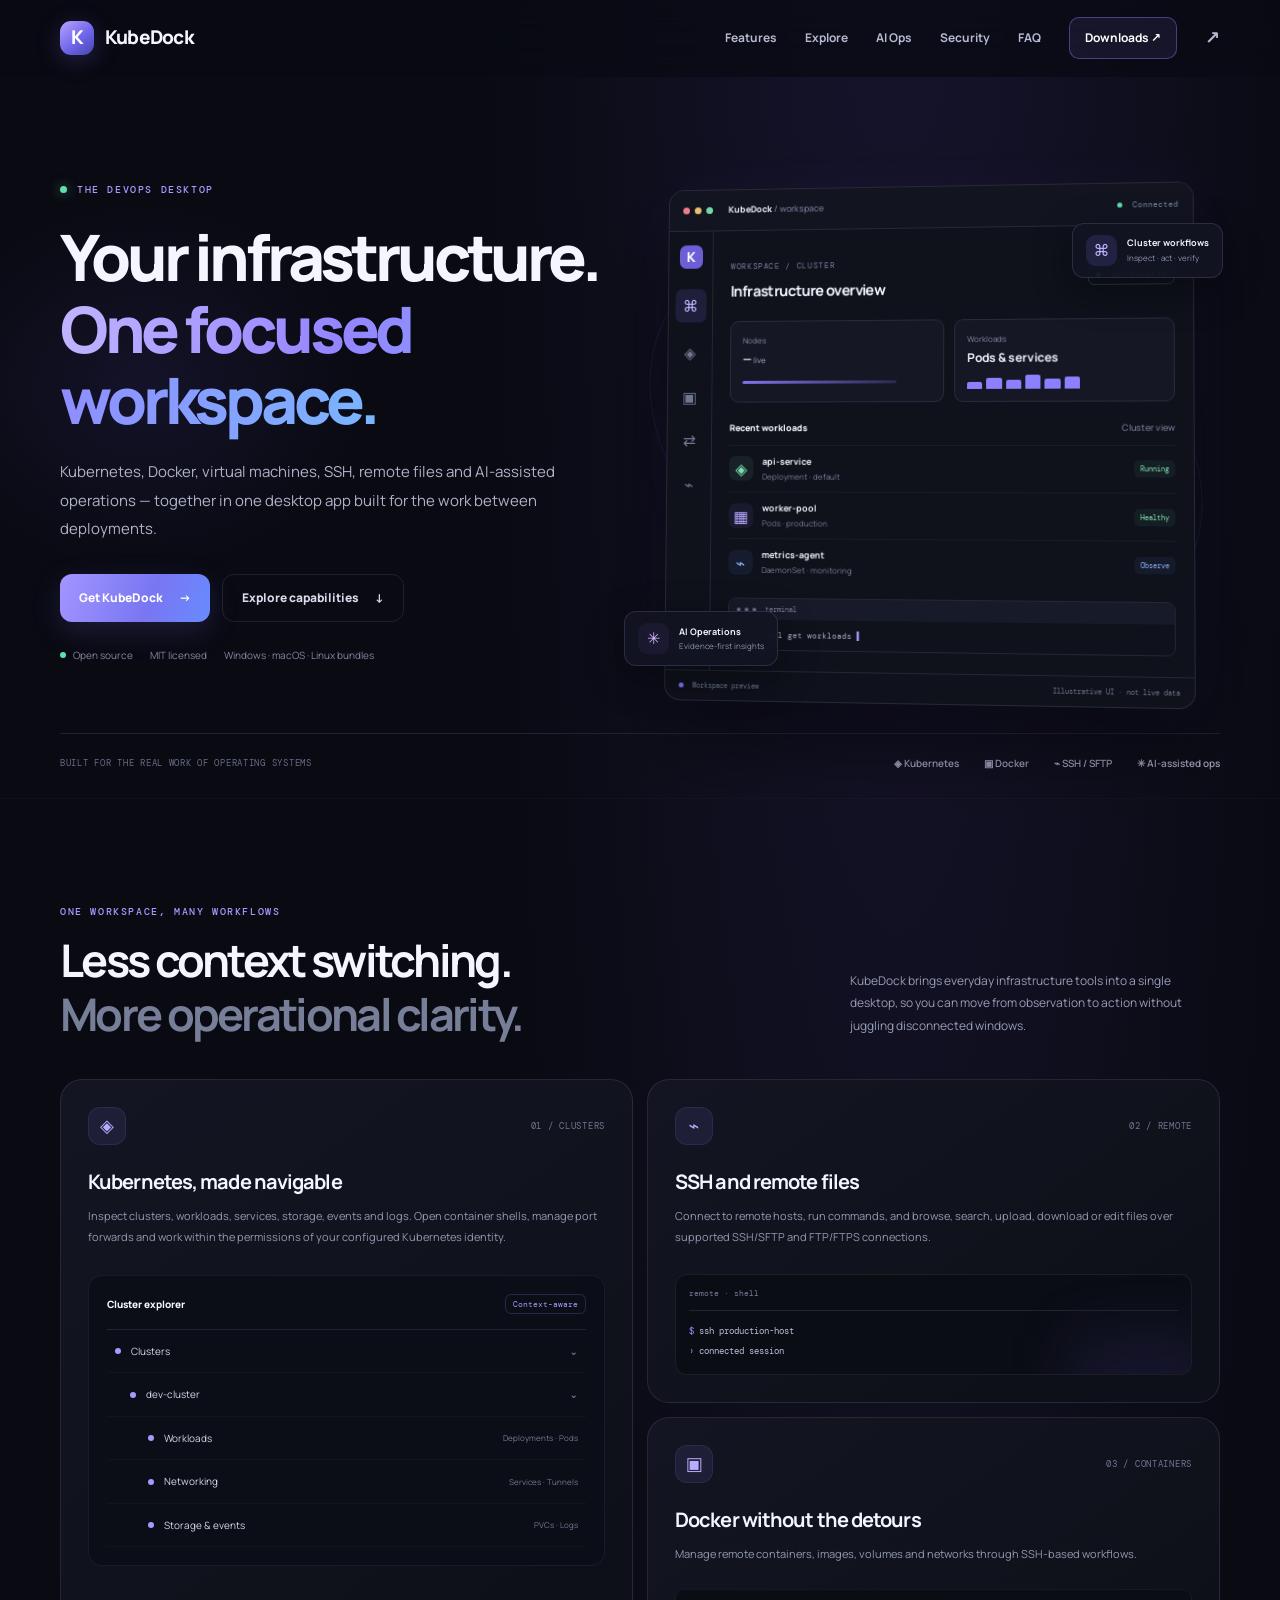
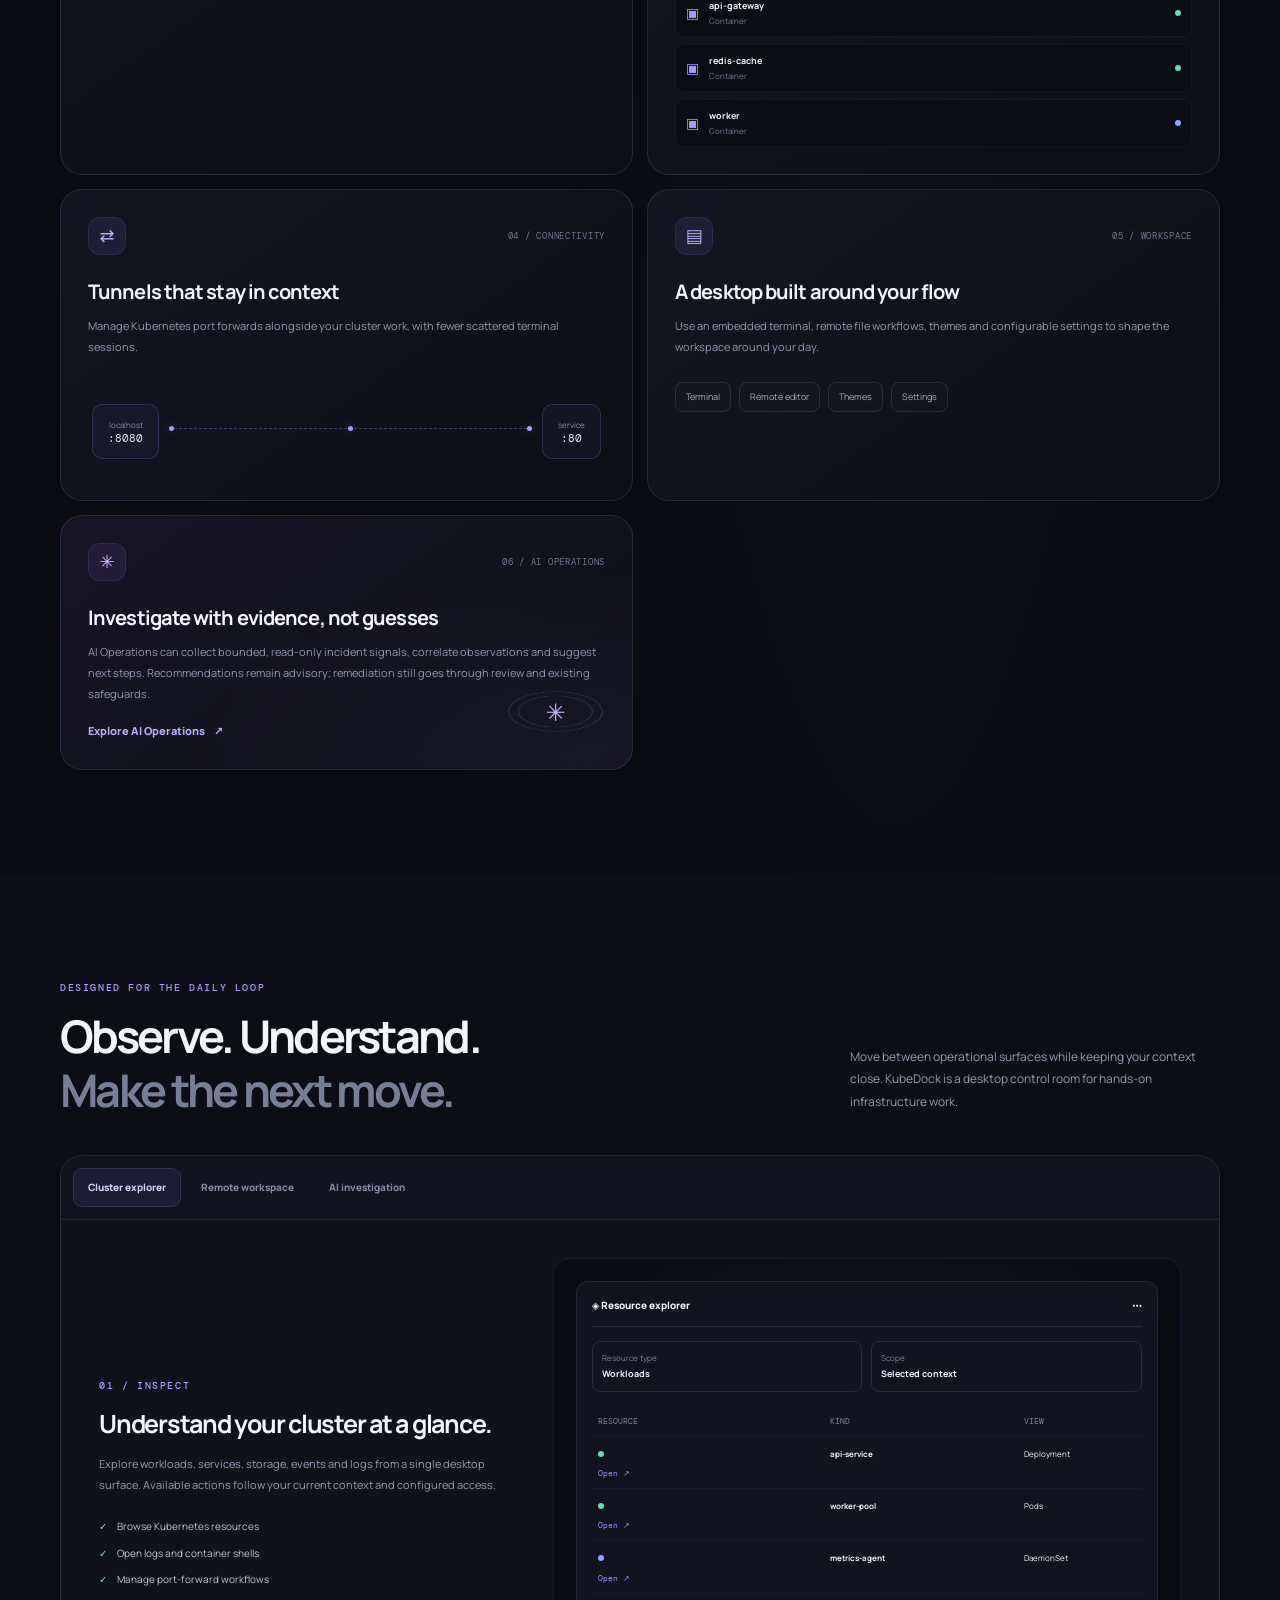
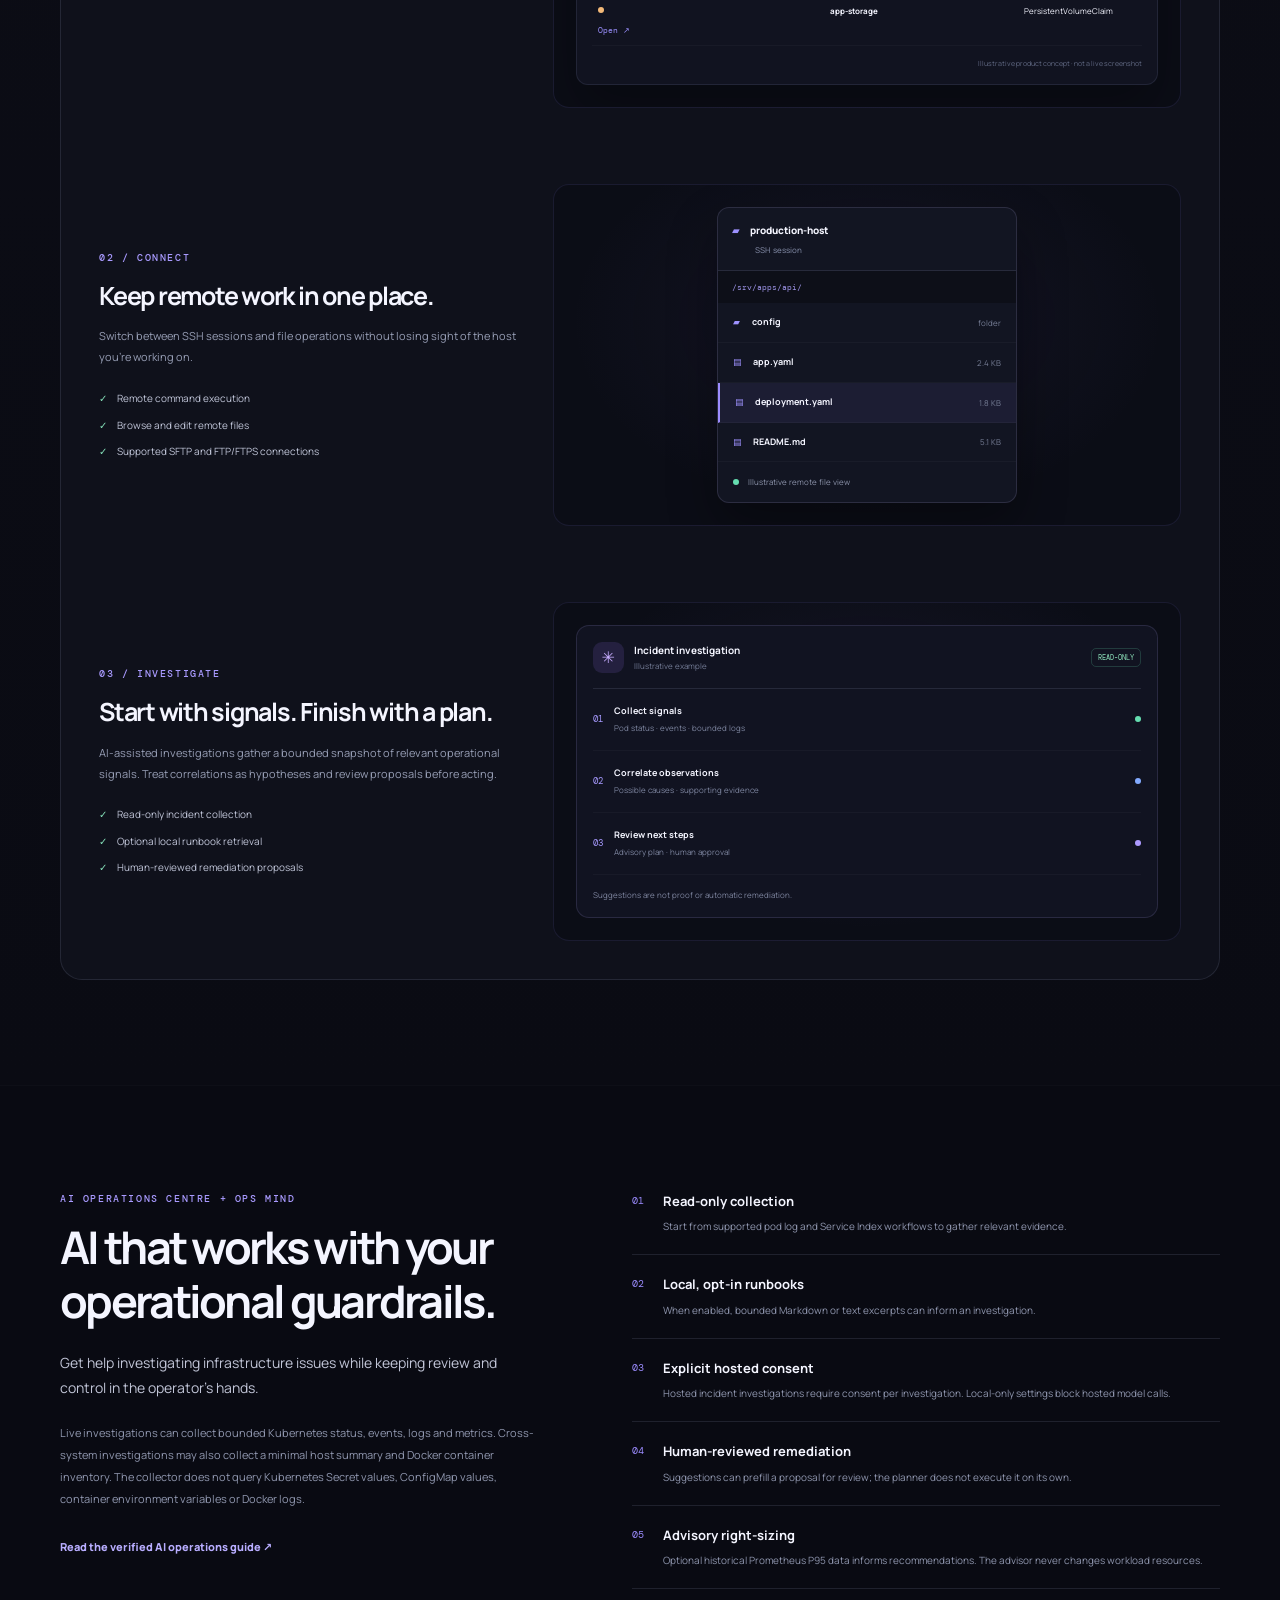
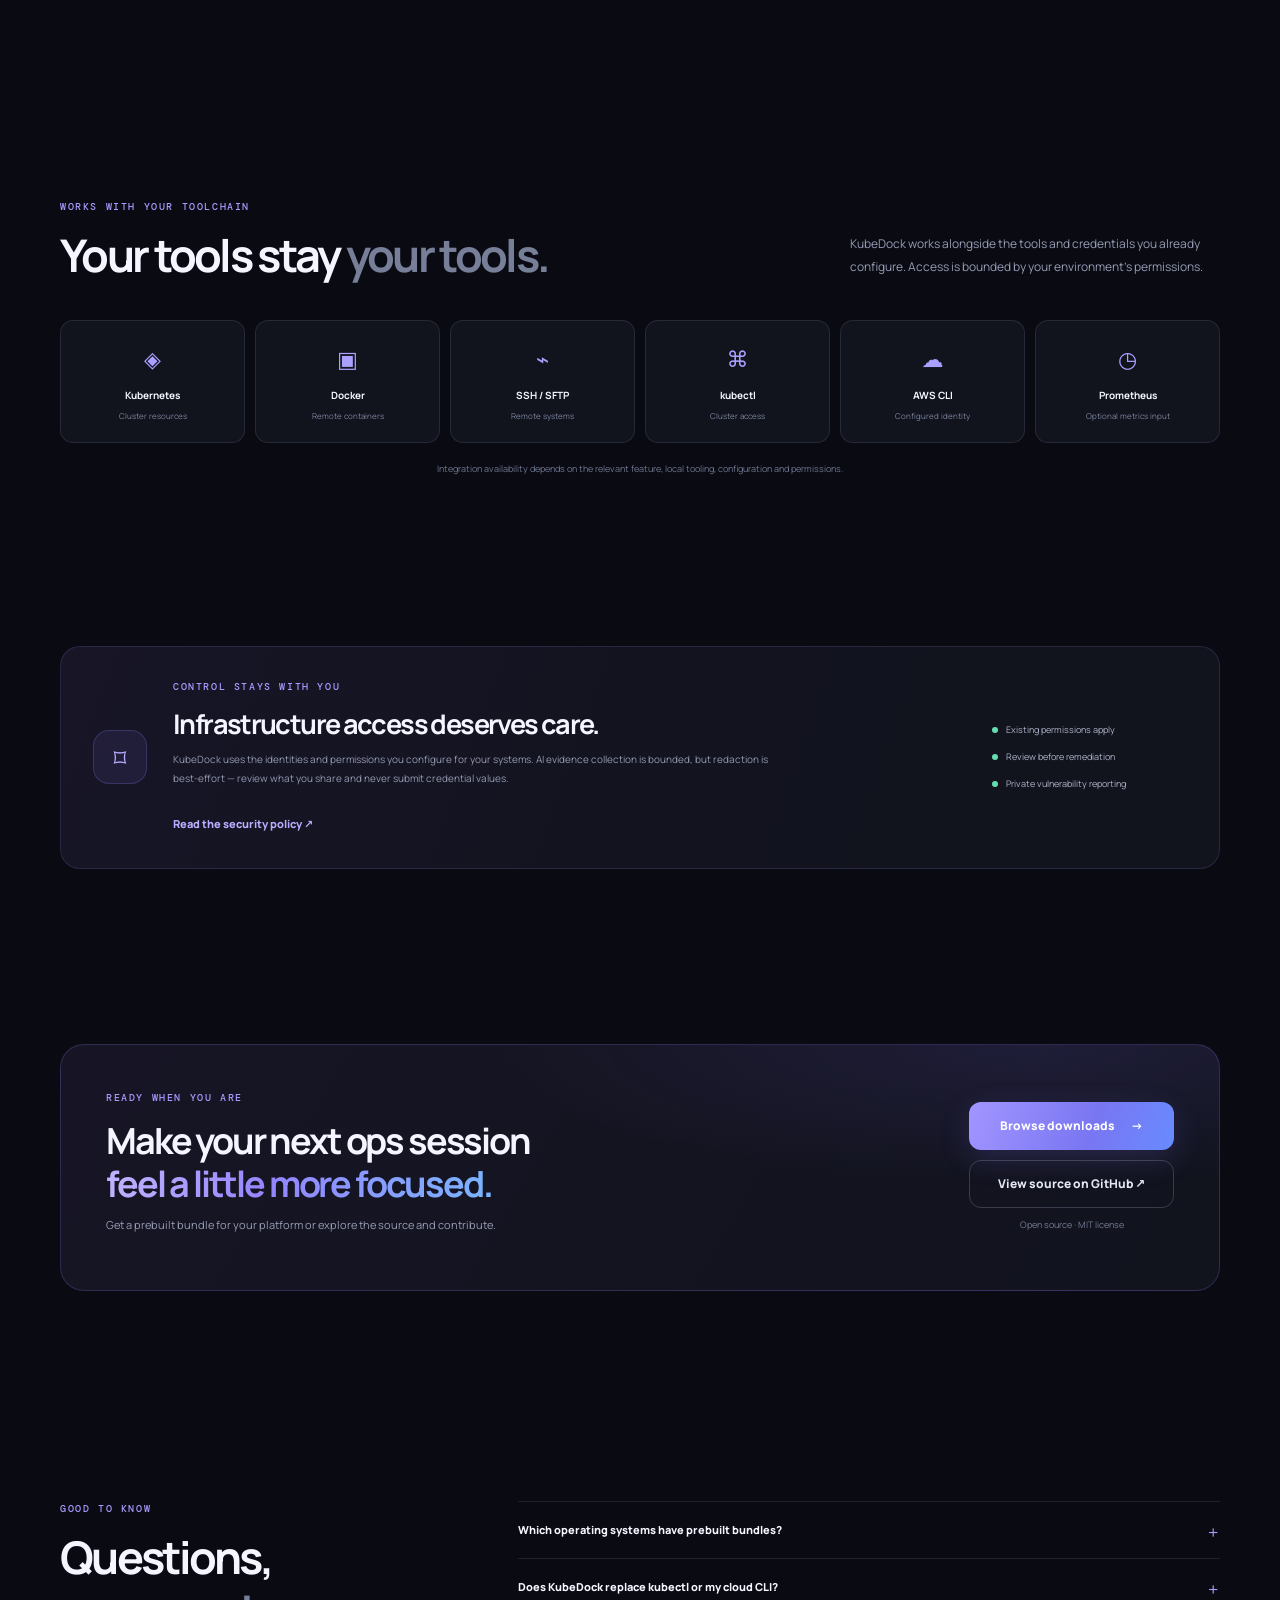
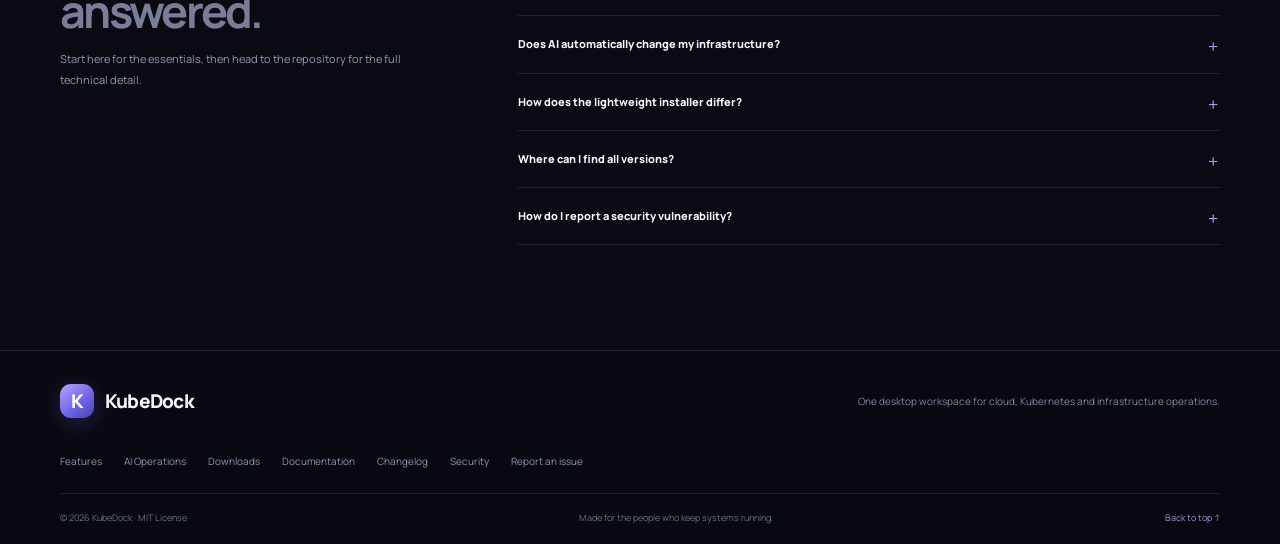
<file: website/index.html>
<!doctype html>
<html lang="en">
<head>
  <meta charset="utf-8"><meta name="viewport" content="width=device-width,initial-scale=1">
  <meta name="theme-color" content="#090a12">
  <meta name="description" content="KubeDock is a desktop workspace for Kubernetes, virtual machines, SSH, remote files, Docker, and AI-assisted DevOps workflows.">
  <meta property="og:title" content="KubeDock — Your infrastructure, in one workspace">
  <meta property="og:description" content="Manage clusters, containers, remote systems and DevOps workflows from one desktop app.">
  <meta property="og:type" content="website"><meta property="og:url" content="https://github.com/HareeshGT/KubeDock">
  <title>KubeDock — Your infrastructure, in one workspace</title>
  <link rel="icon" href="https://raw.githubusercontent.com/HareeshGT/KubeDock/main/KubeDock.ico">
  <link rel="stylesheet" href="assets/css/site.css">
  <script defer src="assets/js/main.js"></script>
</head>
<body>
  <a class="skip-link" href="#main">Skip to content</a>
  <header class="site-header" id="top">
    <nav class="nav wrap" aria-label="Main navigation">
      <a class="brand" href="#top" aria-label="KubeDock home"><span class="brand-mark">K</span><span>KubeDock</span></a>
      <button class="menu-toggle" aria-expanded="false" aria-controls="nav-links" aria-label="Toggle navigation"><span></span><span></span></button>
      <div class="nav-links" id="nav-links">
        <a href="#features">Features</a><a href="#showcase">Explore</a><a href="#ai">AI Ops</a><a href="#security">Security</a><a href="#faq">FAQ</a>
        <a class="nav-download" href="downloads/">Downloads <span aria-hidden="true">↗</span></a>
        <a class="icon-link" href="https://github.com/HareeshGT/KubeDock" target="_blank" rel="noopener noreferrer" aria-label="KubeDock on GitHub">↗</a>
      </div>
    </nav>
  </header>
  <main id="main">
    <section class="hero wrap">
      <div class="hero-copy reveal">
        <div class="eyebrow"><span class="pulse"></span> THE DEVOPS DESKTOP</div>
        <h1>Your infrastructure.<br><span class="gradient-text">One focused workspace.</span></h1>
        <p class="hero-lede">Kubernetes, Docker, virtual machines, SSH, remote files and AI-assisted operations — together in one desktop app built for the work between deployments.</p>
        <div class="hero-actions"><a class="button button-primary" href="downloads/">Get KubeDock <span aria-hidden="true">→</span></a><a class="button button-quiet" href="#features">Explore capabilities <span aria-hidden="true">↓</span></a></div>
        <div class="hero-meta"><span><i class="status-dot"></i> Open source</span><span>MIT licensed</span><span>Windows · macOS · Linux bundles</span></div>
      </div>
      <div class="hero-visual reveal" aria-label="Illustrative KubeDock workspace preview">
        <div class="orbit orbit-one"></div><div class="orbit orbit-two"></div>
        <div class="app-window">
          <div class="window-top"><div class="window-dots"><i></i><i></i><i></i></div><span class="window-title">KubeDock <span>/ workspace</span></span><span class="window-status"><i></i> Connected</span></div>
          <div class="window-body">
            <aside class="mock-sidebar"><div class="mock-logo">K</div><span class="side-active">⌘</span><span>◈</span><span>▣</span><span>⇄</span><span>⌁</span><div class="side-bottom">⚙</div></aside>
            <div class="mock-main"><div class="mock-heading"><div><small>WORKSPACE / CLUSTER</small><h3>Infrastructure overview</h3></div><span class="cluster-pill"><i></i> dev-cluster</span></div>
              <div class="mock-stats"><div><span>Nodes</span><strong>— <small>live</small></strong><div class="mini-line line-a"></div></div><div><span>Workloads</span><strong>Pods & services</strong><div class="mini-bars"><i></i><i></i><i></i><i></i><i></i><i></i></div></div></div>
              <div class="mock-section-title">Recent workloads <span>Cluster view</span></div>
              <div class="mock-row"><span class="workload-icon">◈</span><span><b>api-service</b><small>Deployment · default</small></span><em class="tag-running">Running</em></div>
              <div class="mock-row"><span class="workload-icon purple">▦</span><span><b>worker-pool</b><small>Pods · production</small></span><em class="tag-running">Healthy</em></div>
              <div class="mock-row"><span class="workload-icon blue">⌁</span><span><b>metrics-agent</b><small>DaemonSet · monitoring</small></span><em class="tag-neutral">Observe</em></div>
              <div class="mock-terminal"><div><i></i><i></i><i></i><span>terminal</span></div><code><b>$</b> kubectl get workloads <span class="cursor">▍</span></code></div>
            </div>
          </div>
          <div class="window-footer"><span><i></i> Workspace preview</span><span>Illustrative UI · not live data</span></div>
        </div>
        <div class="float-chip chip-top"><span class="chip-icon">⌘</span><span><b>Cluster workflows</b><small>Inspect · act · verify</small></span></div>
        <div class="float-chip chip-bottom"><span class="chip-icon chip-ai">✳</span><span><b>AI Operations</b><small>Evidence-first insights</small></span></div>
      </div>
      <div class="hero-bottom"><span>BUILT FOR THE REAL WORK OF OPERATING SYSTEMS</span><div class="tech-rail"><span>◈ Kubernetes</span><span>▣ Docker</span><span>⌁ SSH / SFTP</span><span>✳ AI-assisted ops</span></div></div>
    </section>

    <section class="section intro-section" id="features"><div class="wrap">
      <div class="section-head reveal"><div><div class="eyebrow">ONE WORKSPACE, MANY WORKFLOWS</div><h2>Less context switching.<br><span class="muted">More operational clarity.</span></h2></div><p>KubeDock brings everyday infrastructure tools into a single desktop, so you can move from observation to action without juggling disconnected windows.</p></div>
      <div class="feature-grid">
        <article class="feature-card feature-large reveal"><div class="feature-top"><span class="feature-icon">◈</span><span class="feature-index">01 / CLUSTERS</span></div><h3>Kubernetes, made navigable</h3><p>Inspect clusters, workloads, services, storage, events and logs. Open container shells, manage port forwards and work within the permissions of your configured Kubernetes identity.</p><div class="feature-visual k8s-visual"><div class="visual-toolbar"><span>Cluster explorer</span><span class="tiny-pill">Context-aware</span></div><div class="tree-line"><i></i><span>Clusters</span><b>⌄</b></div><div class="tree-line indent"><i class="purple-dot"></i><span>dev-cluster</span><b>⌄</b></div><div class="tree-line indent-2"><i class="green-dot"></i><span>Workloads</span><small>Deployments · Pods</small></div><div class="tree-line indent-2"><i class="blue-dot"></i><span>Networking</span><small>Services · Tunnels</small></div><div class="tree-line indent-2"><i class="orange-dot"></i><span>Storage & events</span><small>PVCs · Logs</small></div></div></article>
        <article class="feature-card reveal"><div class="feature-top"><span class="feature-icon">⌁</span><span class="feature-index">02 / REMOTE</span></div><h3>SSH and remote files</h3><p>Connect to remote hosts, run commands, and browse, search, upload, download or edit files over supported SSH/SFTP and FTP/FTPS connections.</p><div class="mini-terminal"><span>remote · shell</span><code><i>$</i> ssh production-host</code><code><i>›</i> connected session</code><div class="terminal-glow"></div></div></article>
        <article class="feature-card reveal"><div class="feature-top"><span class="feature-icon">▣</span><span class="feature-index">03 / CONTAINERS</span></div><h3>Docker without the detours</h3><p>Manage remote containers, images, volumes and networks through SSH-based workflows.</p><div class="container-stack"><div><span class="stack-icon">▣</span><span><b>api-gateway</b><small>Container</small></span><i class="green-dot"></i></div><div><span class="stack-icon">▣</span><span><b>redis-cache</b><small>Container</small></span><i class="green-dot"></i></div><div><span class="stack-icon">▣</span><span><b>worker</b><small>Container</small></span><i class="blue-dot"></i></div></div></article>
        <article class="feature-card reveal"><div class="feature-top"><span class="feature-icon">⇄</span><span class="feature-index">04 / CONNECTIVITY</span></div><h3>Tunnels that stay in context</h3><p>Manage Kubernetes port forwards alongside your cluster work, with fewer scattered terminal sessions.</p><div class="tunnel-visual"><span class="port-box">localhost<br><b>:8080</b></span><div class="tunnel-track"><i></i><i></i><i></i></div><span class="port-box">service<br><b>:80</b></span></div></article>
        <article class="feature-card reveal"><div class="feature-top"><span class="feature-icon">▤</span><span class="feature-index">05 / WORKSPACE</span></div><h3>A desktop built around your flow</h3><p>Use an embedded terminal, remote file workflows, themes and configurable settings to shape the workspace around your day.</p><div class="workspace-pills"><span>Terminal</span><span>Remote editor</span><span>Themes</span><span>Settings</span></div></article>
        <article class="feature-card feature-ai reveal" id="ai"><div class="feature-top"><span class="feature-icon ai-icon">✳</span><span class="feature-index">06 / AI OPERATIONS</span></div><h3>Investigate with evidence, not guesses</h3><p>AI Operations can collect bounded, read-only incident signals, correlate observations and suggest next steps. Recommendations remain advisory; remediation still goes through review and existing safeguards.</p><a class="text-link" href="#ai-details">Explore AI Operations <span>↗</span></a><div class="ai-orb"><div class="orb-ring ring-a"></div><div class="orb-ring ring-b"></div><span>✳</span></div></article>
      </div>
    </div></section>

    <section class="section showcase-section" id="showcase"><div class="wrap showcase-wrap">
      <div class="section-head reveal"><div><div class="eyebrow">DESIGNED FOR THE DAILY LOOP</div><h2>Observe. Understand.<br><span class="muted">Make the next move.</span></h2></div><p>Move between operational surfaces while keeping your context close. KubeDock is a desktop control room for hands-on infrastructure work.</p></div>
      <div class="showcase-panel reveal"><div class="showcase-tabs" role="tablist" aria-label="Workflow previews"><button class="showcase-tab active" role="tab" aria-selected="true" data-panel="cluster-panel">Cluster explorer</button><button class="showcase-tab" role="tab" aria-selected="false" data-panel="remote-panel">Remote workspace</button><button class="showcase-tab" role="tab" aria-selected="false" data-panel="ai-panel">AI investigation</button></div>
        <div class="showcase-content active" id="cluster-panel" role="tabpanel"><div class="showcase-copy"><span class="eyebrow">01 / INSPECT</span><h3>Understand your cluster at a glance.</h3><p>Explore workloads, services, storage, events and logs from a single desktop surface. Available actions follow your current context and configured access.</p><ul class="check-list"><li>Browse Kubernetes resources</li><li>Open logs and container shells</li><li>Manage port-forward workflows</li></ul></div><div class="showcase-art cluster-art"><div class="art-window"><div class="art-header"><span>◈ Resource explorer</span><span>⋯</span></div><div class="art-summary"><div><small>Resource type</small><b>Workloads</b></div><div><small>Scope</small><b>Selected context</b></div></div><div class="art-table"><div class="art-table-head"><span>RESOURCE</span><span>KIND</span><span>VIEW</span></div><div><i class="green-dot"></i><b>api-service</b><span>Deployment</span><em>Open ↗</em></div><div><i class="green-dot"></i><b>worker-pool</b><span>Pods</span><em>Open ↗</em></div><div><i class="blue-dot"></i><b>metrics-agent</b><span>DaemonSet</span><em>Open ↗</em></div><div><i class="orange-dot"></i><b>app-storage</b><span>PersistentVolumeClaim</span><em>Open ↗</em></div></div><div class="art-note">Illustrative product concept · not a live screenshot</div></div></div></div>
        <div class="showcase-content" id="remote-panel" role="tabpanel" hidden><div class="showcase-copy"><span class="eyebrow">02 / CONNECT</span><h3>Keep remote work in one place.</h3><p>Switch between SSH sessions and file operations without losing sight of the host you're working on.</p><ul class="check-list"><li>Remote command execution</li><li>Browse and edit remote files</li><li>Supported SFTP and FTP/FTPS connections</li></ul></div><div class="showcase-art remote-art"><div class="remote-window"><div class="remote-title"><span>▰</span> production-host <small>SSH session</small></div><div class="remote-path">/srv/apps/api/</div><div class="file-row"><span>▰</span><b>config</b><small>folder</small></div><div class="file-row"><span>▤</span><b>app.yaml</b><small>2.4 KB</small></div><div class="file-row selected"><span>▤</span><b>deployment.yaml</b><small>1.8 KB</small></div><div class="file-row"><span>▤</span><b>README.md</b><small>5.1 KB</small></div><div class="remote-status"><i class="green-dot"></i> Illustrative remote file view</div></div></div></div>
        <div class="showcase-content" id="ai-panel" role="tabpanel" hidden><div class="showcase-copy"><span class="eyebrow">03 / INVESTIGATE</span><h3>Start with signals. Finish with a plan.</h3><p>AI-assisted investigations gather a bounded snapshot of relevant operational signals. Treat correlations as hypotheses and review proposals before acting.</p><ul class="check-list"><li>Read-only incident collection</li><li>Optional local runbook retrieval</li><li>Human-reviewed remediation proposals</li></ul></div><div class="showcase-art ai-art"><div class="investigation-card"><div class="investigation-heading"><span class="ai-spark">✳</span><div><b>Incident investigation</b><small>Illustrative example</small></div><span class="read-only">READ-ONLY</span></div><div class="signal"><span class="signal-num">01</span><div><b>Collect signals</b><small>Pod status · events · bounded logs</small></div><i class="green-dot"></i></div><div class="signal"><span class="signal-num">02</span><div><b>Correlate observations</b><small>Possible causes · supporting evidence</small></div><i class="blue-dot"></i></div><div class="signal"><span class="signal-num">03</span><div><b>Review next steps</b><small>Advisory plan · human approval</small></div><i class="purple-dot"></i></div><div class="investigation-foot">Suggestions are not proof or automatic remediation.</div></div></div></div>
      </div>
    </div></section>

    <section class="section ai-detail-section" id="ai-details"><div class="wrap ai-detail-grid"><div class="ai-detail-copy reveal"><div class="eyebrow">AI OPERATIONS CENTRE + OPS MIND</div><h2>AI that works with your operational guardrails.</h2><p class="lead">Get help investigating infrastructure issues while keeping review and control in the operator's hands.</p><p>Live investigations can collect bounded Kubernetes status, events, logs and metrics. Cross-system investigations may also collect a minimal host summary and Docker container inventory. The collector does not query Kubernetes Secret values, ConfigMap values, container environment variables or Docker logs.</p><a class="text-link" href="https://github.com/HareeshGT/KubeDock#ai-operations" target="_blank" rel="noopener noreferrer">Read the verified AI operations guide ↗</a></div><div class="ai-detail-list reveal"><article><span>01</span><div><h3>Read-only collection</h3><p>Start from supported pod log and Service Index workflows to gather relevant evidence.</p></div></article><article><span>02</span><div><h3>Local, opt-in runbooks</h3><p>When enabled, bounded Markdown or text excerpts can inform an investigation.</p></div></article><article><span>03</span><div><h3>Explicit hosted consent</h3><p>Hosted incident investigations require consent per investigation. Local-only settings block hosted model calls.</p></div></article><article><span>04</span><div><h3>Human-reviewed remediation</h3><p>Suggestions can prefill a proposal for review; the planner does not execute it on its own.</p></div></article><article><span>05</span><div><h3>Advisory right-sizing</h3><p>Optional historical Prometheus P95 data informs recommendations. The advisor never changes workload resources.</p></div></article></div></div></section>

    <section class="section integrations-section"><div class="wrap"><div class="section-head reveal"><div><div class="eyebrow">WORKS WITH YOUR TOOLCHAIN</div><h2>Your tools stay <span class="muted">your tools.</span></h2></div><p>KubeDock works alongside the tools and credentials you already configure. Access is bounded by your environment's permissions.</p></div><div class="integration-rail reveal"><div><span class="integration-symbol">◈</span><b>Kubernetes</b><small>Cluster resources</small></div><div><span class="integration-symbol">▣</span><b>Docker</b><small>Remote containers</small></div><div><span class="integration-symbol">⌁</span><b>SSH / SFTP</b><small>Remote systems</small></div><div><span class="integration-symbol">⌘</span><b>kubectl</b><small>Cluster access</small></div><div><span class="integration-symbol">☁</span><b>AWS CLI</b><small>Configured identity</small></div><div><span class="integration-symbol">◷</span><b>Prometheus</b><small>Optional metrics input</small></div></div><p class="integration-note">Integration availability depends on the relevant feature, local tooling, configuration and permissions.</p></div></section>

    <section class="section security-section" id="security"><div class="wrap security-panel reveal"><div class="security-symbol">⌑</div><div><div class="eyebrow">CONTROL STAYS WITH YOU</div><h2>Infrastructure access deserves care.</h2><p>KubeDock uses the identities and permissions you configure for your systems. AI evidence collection is bounded, but redaction is best-effort — review what you share and never submit credential values.</p><a class="text-link" href="https://github.com/HareeshGT/KubeDock/blob/main/SECURITY.md" target="_blank" rel="noopener noreferrer">Read the security policy ↗</a></div><div class="security-points"><span><i></i> Existing permissions apply</span><span><i></i> Review before remediation</span><span><i></i> Private vulnerability reporting</span></div></div></section>

    <section class="section getting-started"><div class="wrap start-panel reveal"><div><div class="eyebrow">READY WHEN YOU ARE</div><h2>Make your next ops session<br><span class="gradient-text">feel a little more focused.</span></h2><p>Get a prebuilt bundle for your platform or explore the source and contribute.</p></div><div class="start-actions"><a class="button button-primary" href="downloads/">Browse downloads <span>→</span></a><a class="button button-outline" href="https://github.com/HareeshGT/KubeDock" target="_blank" rel="noopener noreferrer">View source on GitHub ↗</a><small>Open source · MIT license</small></div></div></section>

    <section class="section faq-section" id="faq"><div class="wrap faq-layout"><div class="faq-intro reveal"><div class="eyebrow">GOOD TO KNOW</div><h2>Questions, <span class="muted">answered.</span></h2><p>Start here for the essentials, then head to the repository for the full technical detail.</p></div><div class="faq-list reveal">
      <details><summary>Which operating systems have prebuilt bundles?</summary><p>The current Fast Installer release provides bundles for Linux x86-64, macOS Apple Silicon and Intel, and Windows x86-64. Check the release page for the latest available assets.</p></details>
      <details><summary>Does KubeDock replace kubectl or my cloud CLI?</summary><p>No. KubeDock is a desktop workspace that works with your configured tooling, identities and permissions. It does not grant access you do not already have.</p></details>
      <details><summary>Does AI automatically change my infrastructure?</summary><p>AI investigations and right-sizing recommendations are advisory. Remediation proposals require review, and the planner does not submit or execute the operation itself.</p></details>
      <details><summary>How does the lightweight installer differ?</summary><p>The Fast Installer bundles omit optional Qwen3-TTS/PyTorch and Qt WebEngine/Chromium components to reduce installation size. Some optional capabilities may therefore be unavailable in those bundles.</p></details>
      <details><summary>Where can I find all versions?</summary><p>Visit the <a href="downloads/">Downloads page</a> to load public GitHub Releases, inspect available assets and open the original release notes.</p></details>
      <details><summary>How do I report a security vulnerability?</summary><p>Please report suspected vulnerabilities privately through the <a href="https://github.com/HareeshGT/KubeDock/security/advisories/new" target="_blank" rel="noopener noreferrer">GitHub security advisory form</a>, not through public issues.</p></details>
    </div></div></section>
  </main>
  <footer class="site-footer"><div class="wrap footer-top"><a class="brand" href="#top"><span class="brand-mark">K</span><span>KubeDock</span></a><p>One desktop workspace for cloud, Kubernetes and infrastructure operations.</p><div class="footer-links"><a href="#features">Features</a><a href="#ai-details">AI Operations</a><a href="downloads/">Downloads</a><a href="https://github.com/HareeshGT/KubeDock/blob/main/README.md">Documentation</a><a href="https://github.com/HareeshGT/KubeDock/releases">Changelog</a><a href="https://github.com/HareeshGT/KubeDock/security">Security</a><a href="https://github.com/HareeshGT/KubeDock/issues">Report an issue</a></div></div><div class="wrap footer-bottom"><span>© <span id="year"></span> KubeDock · MIT License</span><span>Made for the people who keep systems running.</span><a href="#top">Back to top ↑</a></div></footer>
</body></html>
</file>
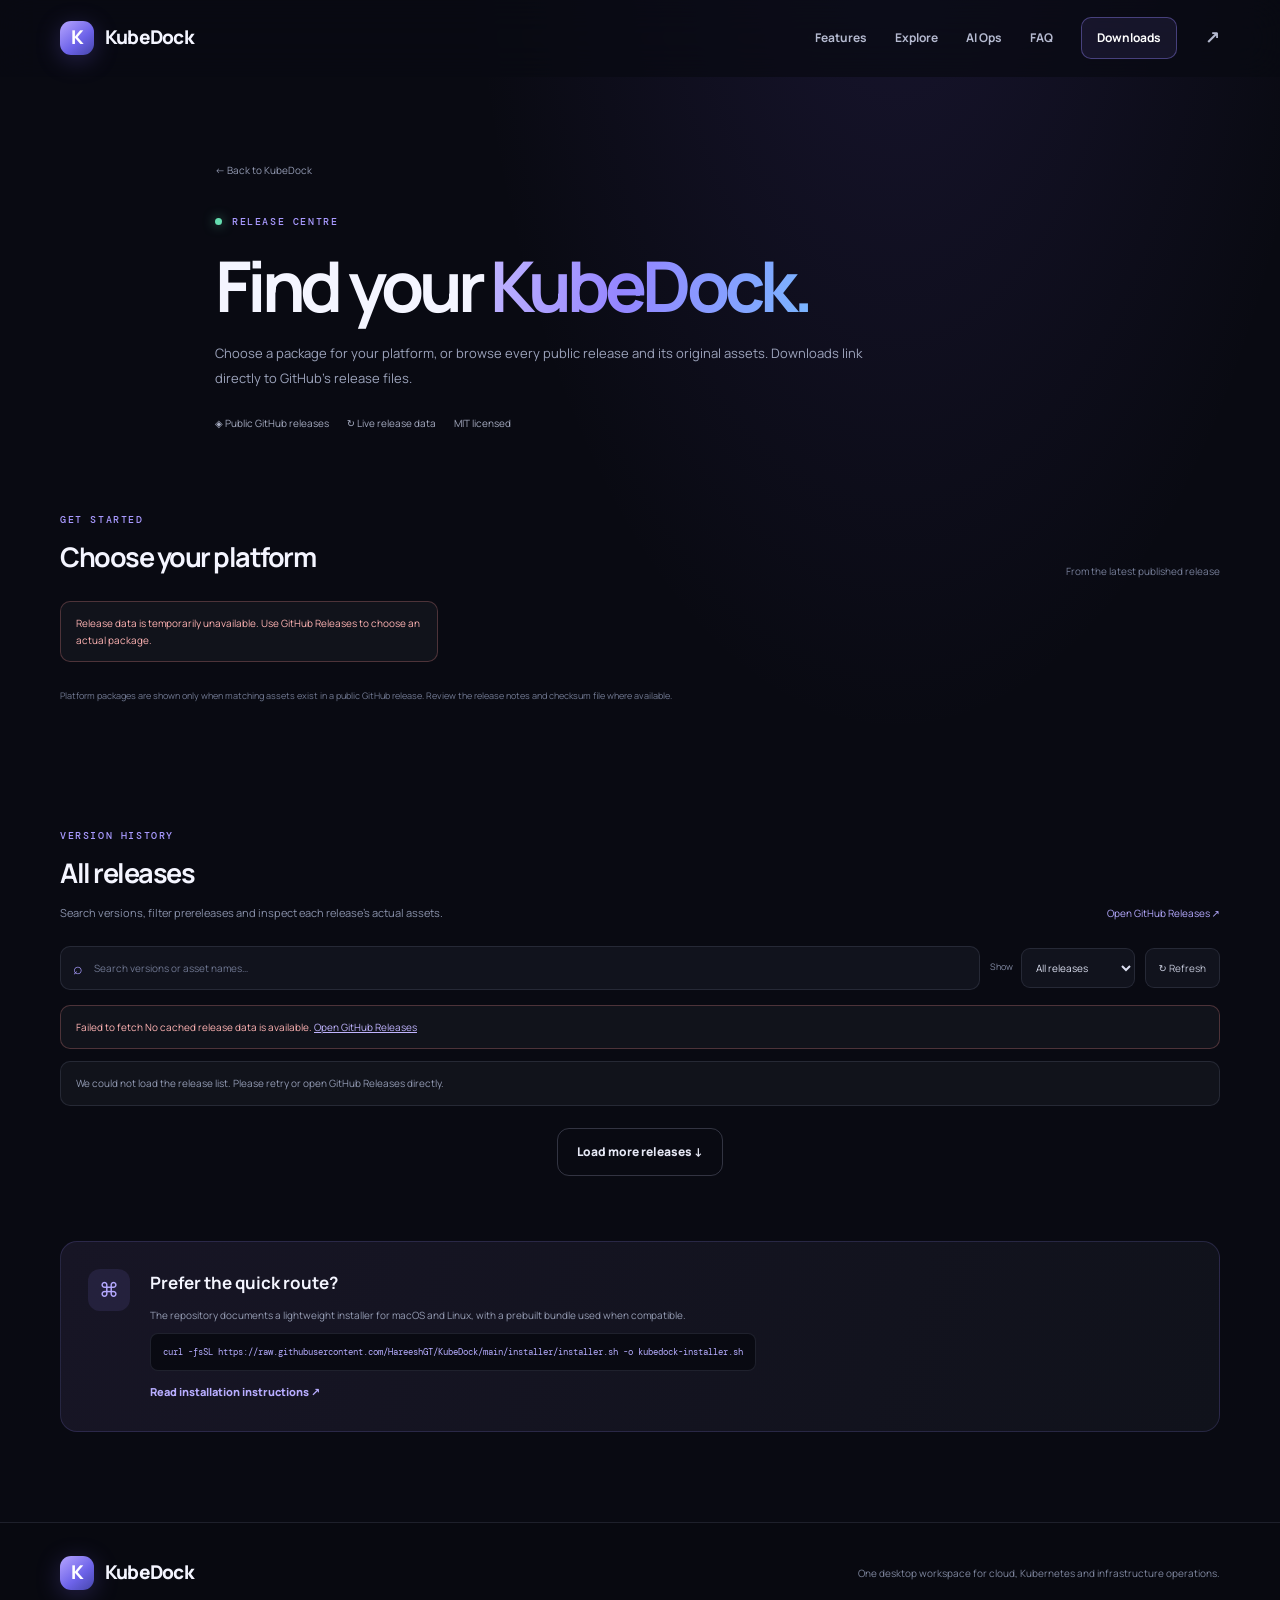
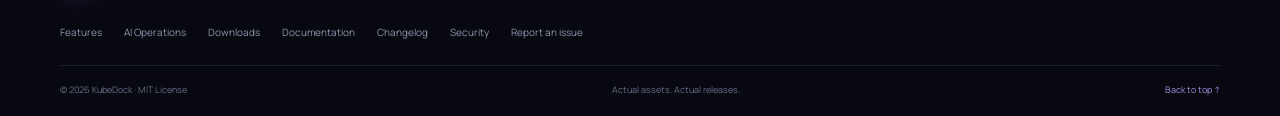
<file: website/downloads/index.html>
<!doctype html>
<html lang="en"><head><meta charset="utf-8"><meta name="viewport" content="width=device-width,initial-scale=1"><meta name="theme-color" content="#090a12"><meta name="description" content="Download KubeDock for Windows, macOS and Linux. Browse verified packages and all public GitHub releases."><meta property="og:title" content="Download KubeDock"><meta property="og:description" content="Find your platform bundle and browse KubeDock release history."><title>Downloads — KubeDock</title><link rel="icon" href="https://raw.githubusercontent.com/HareeshGT/KubeDock/main/KubeDock.ico"><link rel="stylesheet" href="../assets/css/site.css"><link rel="stylesheet" href="../assets/css/downloads.css"><script defer src="../assets/js/main.js"></script><script defer src="../assets/js/releases.js"></script></head>
<body><a class="skip-link" href="#main">Skip to content</a><header class="site-header" id="top"><nav class="nav wrap" aria-label="Main navigation"><a class="brand" href="../"><span class="brand-mark">K</span><span>KubeDock</span></a><button class="menu-toggle" aria-expanded="false" aria-controls="nav-links" aria-label="Toggle navigation"><span></span><span></span></button><div class="nav-links" id="nav-links"><a href="../#features">Features</a><a href="../#showcase">Explore</a><a href="../#ai">AI Ops</a><a href="../#faq">FAQ</a><a class="nav-download" href="./" aria-current="page">Downloads</a><a class="icon-link" href="https://github.com/HareeshGT/KubeDock" target="_blank" rel="noopener noreferrer" aria-label="KubeDock on GitHub">↗</a></div></nav></header>
<main id="main"><section class="download-hero wrap"><a class="back-link" href="../">← Back to KubeDock</a><div class="eyebrow"><span class="pulse"></span> RELEASE CENTRE</div><h1>Find your <span class="gradient-text">KubeDock.</span></h1><p>Choose a package for your platform, or browse every public release and its original assets. Downloads link directly to GitHub's release files.</p><div class="download-meta"><span>◈ Public GitHub releases</span><span>↻ Live release data</span><span>MIT licensed</span></div></section>
<section class="wrap platform-section"><div class="section-title-row"><div><div class="eyebrow">GET STARTED</div><h2>Choose your platform</h2></div><span class="subtle">From the latest published release</span></div><div id="platform-cards" class="platform-grid"><div class="platform-skeleton"></div><div class="platform-skeleton"></div><div class="platform-skeleton"></div></div><p class="platform-note">Platform packages are shown only when matching assets exist in a public GitHub release. Review the release notes and checksum file where available.</p></section>
<section class="wrap releases-section"><div class="release-heading"><div><div class="eyebrow">VERSION HISTORY</div><h2>All releases</h2><p>Search versions, filter prereleases and inspect each release's actual assets.</p></div><a class="github-release-link" href="https://github.com/HareeshGT/KubeDock/releases" target="_blank" rel="noopener noreferrer">Open GitHub Releases ↗</a></div>
<div class="release-controls"><label class="search-box"><span aria-hidden="true">⌕</span><input id="release-search" type="search" placeholder="Search versions or asset names…" autocomplete="off" aria-label="Search releases"></label><label class="filter-label">Show <select id="release-filter"><option value="all">All releases</option><option value="stable">Stable releases</option><option value="pre">Prereleases</option></select></label><button class="refresh-button" id="refresh-releases" type="button">↻ Refresh</button></div>
<div id="release-status" class="release-status" role="status" aria-live="polite">Loading release information from GitHub…</div><div id="release-list" class="release-list"></div><div class="load-more-wrap"><button id="load-more" class="button button-outline" type="button" hidden>Load more releases ↓</button></div><noscript><p class="noscript-note">JavaScript is required to load the live release catalogue. <a href="https://github.com/HareeshGT/KubeDock/releases">Browse releases on GitHub.</a></p></noscript></section>
<section class="wrap install-note"><div class="install-icon">⌘</div><div><h2>Prefer the quick route?</h2><p>The repository documents a lightweight installer for macOS and Linux, with a prebuilt bundle used when compatible.</p><code>curl -fsSL https://raw.githubusercontent.com/HareeshGT/KubeDock/main/installer/installer.sh -o kubedock-installer.sh</code><a href="https://github.com/HareeshGT/KubeDock#installation" target="_blank" rel="noopener noreferrer" class="text-link">Read installation instructions ↗</a></div></section></main>
<footer class="site-footer"><div class="wrap footer-top"><a class="brand" href="../"><span class="brand-mark">K</span><span>KubeDock</span></a><p>One desktop workspace for cloud, Kubernetes and infrastructure operations.</p><div class="footer-links"><a href="../#features">Features</a><a href="../#ai-details">AI Operations</a><a href="./">Downloads</a><a href="https://github.com/HareeshGT/KubeDock/blob/main/README.md">Documentation</a><a href="https://github.com/HareeshGT/KubeDock/releases">Changelog</a><a href="https://github.com/HareeshGT/KubeDock/blob/main/SECURITY.md">Security</a><a href="https://github.com/HareeshGT/KubeDock/issues">Report an issue</a></div></div><div class="wrap footer-bottom"><span>© <span id="year"></span> KubeDock · MIT License</span><span>Actual assets. Actual releases.</span><a href="#top">Back to top ↑</a></div></footer></body></html>
</file>
<file: website/assets/css/site.css>
@import url('https://fonts.googleapis.com/css2?family=DM+Mono:wght@400;500&family=Manrope:wght@400;500;600;700;800&display=swap');
:root{color-scheme:dark;--bg:#090a12;--surface:#10121d;--surface2:#141725;--line:rgba(179,187,222,.13);--text:#f4f5ff;--muted:#a0a5bb;--dim:#6d748e;--purple:#9b8cff;--blue:#7c9dff;--green:#65ddb0;--max:1160px;--radius:22px}
*{box-sizing:border-box}html{scroll-behavior:smooth;scroll-padding-top:88px}body{margin:0;background:radial-gradient(ellipse at 70% -10%,rgba(104,79,202,.16),transparent 34%),var(--bg);color:var(--text);font-family:Manrope,system-ui,-apple-system,sans-serif;line-height:1.65;-webkit-font-smoothing:antialiased}a{color:inherit;text-decoration:none}button{font:inherit}.wrap{width:min(var(--max),calc(100% - 48px));margin-inline:auto}.skip-link{position:absolute;top:-50px;left:16px;padding:10px 14px;background:#fff;color:#111;z-index:100}.skip-link:focus{top:12px}.site-header{position:sticky;top:0;z-index:50;border-bottom:1px solid transparent;background:rgba(9,10,18,.72);backdrop-filter:blur(18px);transition:border-color .25s}.site-header.scrolled{border-color:var(--line)}.nav{height:76px;display:flex;align-items:center;justify-content:space-between}.brand{display:inline-flex;align-items:center;gap:11px;font-weight:800;letter-spacing:-.04em;font-size:19px}.brand-mark{display:grid;place-items:center;width:34px;height:34px;border-radius:11px;background:linear-gradient(140deg,#b6a5ff,#6d63e9 58%,#4546aa);box-shadow:0 5px 24px #7864f344;color:white;font-size:19px}.nav-links{display:flex;align-items:center;gap:28px;color:#b5bad0;font-size:12px;font-weight:700}.nav-links a{transition:color .2s}.nav-links a:hover,.nav-links a:focus-visible{color:white}.nav-links .nav-download{color:#fff;padding:10px 15px;border:1px solid #8175db77;border-radius:10px;background:#8270d91c}.icon-link{font-size:18px}.menu-toggle{display:none}
.hero{position:relative;padding-top:105px;display:grid;grid-template-columns:1fr 1.08fr;align-items:center;gap:28px;min-height:650px}.hero:before{content:"";position:absolute;left:-13%;top:16%;width:470px;height:390px;background:radial-gradient(ellipse,rgba(103,82,210,.12),transparent 68%);pointer-events:none}.hero-copy{position:relative;z-index:2;padding-bottom:42px}.eyebrow{font:500 10px/1.5 'DM Mono',monospace;letter-spacing:.16em;color:#a99aff;text-transform:uppercase;display:flex;align-items:center;gap:10px}.pulse{width:7px;height:7px;background:var(--green);border-radius:50%;box-shadow:0 0 12px #65ddb099}.hero h1{font-size:clamp(42px,5vw,67px);line-height:1.12;letter-spacing:-.065em;margin:24px 0 22px;font-weight:800}.gradient-text{background:linear-gradient(100deg,#c1b5ff 0%,#9485ff 42%,#7ab5ff 100%);color:transparent;background-clip:text;-webkit-background-clip:text}.hero-lede{max-width:525px;color:#aeb3c8;font-size:15px;line-height:1.9}.hero-actions{display:flex;align-items:center;gap:12px;flex-wrap:wrap;margin:30px 0 25px}.button{display:inline-flex;align-items:center;justify-content:center;gap:16px;min-height:48px;padding:0 19px;border-radius:12px;font-size:12px;font-weight:800;transition:transform .2s,box-shadow .2s,border-color .2s}.button:hover{transform:translateY(-2px)}.button-primary{background:linear-gradient(110deg,#a295ff,#7976f2 60%,#688bff);color:#fff;box-shadow:0 9px 30px #7468df33}.button-primary:hover{box-shadow:0 12px 38px #7468df55}.button-quiet{border:1px solid var(--line);color:#d8dbec}.button-outline{border:1px solid #a4a8c644;color:#e6e8f5}.hero-meta{display:flex;gap:17px;flex-wrap:wrap;color:#8188a1;font-size:10px}.hero-meta span{display:flex;align-items:center;gap:7px}.status-dot{width:6px;height:6px;background:var(--green);border-radius:50%}
.hero-visual{position:relative;min-height:475px;display:grid;place-items:center;isolation:isolate}.hero-visual:before{content:"";position:absolute;inset:7% 0 4%;background:radial-gradient(ellipse,rgba(103,87,230,.2),transparent 68%);filter:blur(8px);z-index:-2}.orbit{position:absolute;border:1px solid #9487f21b;border-radius:50%;transform:rotate(-20deg)}.orbit-one{width:510px;height:330px}.orbit-two{width:580px;height:405px;transform:rotate(25deg)}.app-window{position:relative;width:min(100%,530px);border:1px solid #9a9bc82d;border-radius:16px;background:#0f111b;overflow:hidden;box-shadow:0 35px 95px #0009,0 0 60px #6554c51a;transform:perspective(1300px) rotateY(-5deg) rotateX(2deg);animation:float 8s ease-in-out infinite}.window-top{height:42px;border-bottom:1px solid var(--line);display:flex;align-items:center;padding:0 14px;gap:16px;background:#121420}.window-dots{display:flex;gap:5px}.window-dots i{width:7px;height:7px;border-radius:50%;background:#52576c}.window-dots i:first-child{background:#ed7f8d}.window-dots i:nth-child(2){background:#e9bf72}.window-dots i:nth-child(3){background:#72d7aa}.window-title{font-size:9px;color:#e4e5f1;font-weight:800}.window-title span{color:#737b96;font-weight:500}.window-status{margin-left:auto;color:#7a89a9;font:8px 'DM Mono',monospace}.window-status i{display:inline-block;width:5px;height:5px;background:var(--green);border-radius:50%;margin-right:5px}.window-body{display:flex;min-height:330px}.mock-sidebar{width:46px;flex-shrink:0;border-right:1px solid var(--line);display:flex;align-items:center;gap:18px;flex-direction:column;padding:14px 0;color:#707791}.mock-logo{display:grid;place-items:center;width:24px;height:24px;border-radius:7px;background:#6c5ed5;color:#fff;font-size:14px;font-weight:800;margin-bottom:3px}.side-active{color:#c3b9ff;background:#7564d42c;border-radius:7px;padding:4px 8px}.side-bottom{margin-top:auto}.mock-main{flex:1;padding:20px 18px;min-width:0}.mock-heading{display:flex;align-items:center;justify-content:space-between;gap:10px}.mock-heading small{font:8px 'DM Mono',monospace;color:#777f9d;letter-spacing:.08em}.mock-heading h3{font-size:15px;letter-spacing:-.04em;margin:4px 0 0}.cluster-pill{border:1px solid #65ddb035;border-radius:6px;padding:5px 7px;font:8px 'DM Mono',monospace;color:#9ee8c8;white-space:nowrap}.cluster-pill i{display:inline-block;width:5px;height:5px;border-radius:50%;background:var(--green);margin-right:4px}.mock-stats{display:grid;grid-template-columns:1fr 1fr;gap:10px;margin:17px 0}.mock-stats>div{padding:12px;border:1px solid var(--line);border-radius:9px;background:#151725}.mock-stats span{display:block;color:#858ba4;font-size:8px}.mock-stats strong{display:block;font-size:12px;margin-top:3px}.mock-stats strong small{color:#8d94ad;font-size:8px;font-weight:500}.mini-line{display:block;height:3px;width:82%;margin-top:12px;border-radius:5px;background:linear-gradient(90deg,#8374ef,#8374ef33)}.mini-bars{display:flex;align-items:end;gap:4px;height:15px;margin-top:6px}.mini-bars i{width:8%;border-radius:2px 2px 0 0;background:#8d80ff;height:45%}.mini-bars i:nth-child(2){height:75%}.mini-bars i:nth-child(3){height:58%}.mini-bars i:nth-child(4){height:95%}.mini-bars i:nth-child(5){height:65%}.mini-bars i:nth-child(6){height:83%}.mock-section-title{font-size:9px;font-weight:800;margin:19px 0 9px;display:flex;justify-content:space-between}.mock-section-title span{color:#747b96;font-weight:500}.mock-row{display:flex;align-items:center;gap:9px;padding:9px 0;border-top:1px solid #ffffff0b}.workload-icon{display:grid;place-items:center;width:25px;height:25px;border-radius:7px;background:#7be0b014;color:#79e1b2}.workload-icon.purple{color:#b4a8ff;background:#9483ff16}.workload-icon.blue{color:#8ab8ff;background:#6a9aff16}.mock-row b,.mock-row small{display:block}.mock-row b{font-size:9px}.mock-row small{font-size:8px;color:#777f9a}.mock-row em{font:7px 'DM Mono',monospace;font-style:normal;margin-left:auto;padding:4px 6px;border-radius:5px}.tag-running{color:#8be5ba;background:#62d9a311}.tag-neutral{color:#8fb4ff;background:#6c9dff12}.mock-terminal{margin-top:13px;border:1px solid var(--line);border-radius:8px;overflow:hidden}.mock-terminal>div{display:flex;gap:4px;align-items:center;padding:6px 8px;background:#171a28}.mock-terminal>div i{width:4px;height:4px;border-radius:50%;background:#6c7189}.mock-terminal>div span{font:7px 'DM Mono',monospace;color:#7f86a0;margin-left:5px}.mock-terminal code{display:block;padding:10px;font:8px 'DM Mono',monospace;color:#abb2cc}.mock-terminal code b{color:#9e91ff}.cursor{color:#a398ff;animation:blink 1s steps(2,start) infinite}.window-footer{display:flex;justify-content:space-between;padding:10px 14px;border-top:1px solid var(--line);font:7px 'DM Mono',monospace;color:#707791}.window-footer i{display:inline-block;width:5px;height:5px;background:#7c73ed;border-radius:50%;margin-right:5px}.float-chip{position:absolute;display:flex;gap:10px;align-items:center;padding:11px 13px;border:1px solid #b4a8ff2a;border-radius:12px;background:rgba(18,20,34,.9);box-shadow:0 12px 40px #0005;backdrop-filter:blur(12px);animation:float 7s ease-in-out infinite}.chip-top{top:39px;right:-3px}.chip-bottom{bottom:37px;left:-8px;animation-delay:-3s}.chip-icon{display:grid;place-items:center;width:31px;height:31px;border-radius:9px;background:#7467e42a;color:#c2b8ff}.chip-ai{background:#3b2e613b;color:#d2baff}.float-chip b,.float-chip small{display:block}.float-chip b{font-size:9px}.float-chip small{font-size:8px;color:#8b92ab}.hero-bottom{grid-column:1/-1;border-top:1px solid var(--line);padding:22px 0 28px;display:flex;align-items:center;justify-content:space-between;gap:22px;color:#656d86;font:9px 'DM Mono',monospace;letter-spacing:.08em}.tech-rail{display:flex;gap:25px;flex-wrap:wrap;color:#a2a8c0;letter-spacing:0;font:600 10px Manrope,sans-serif}
.section{padding:105px 0}.intro-section{border-top:1px solid #ffffff05}.section-head{display:flex;justify-content:space-between;align-items:end;gap:50px;margin-bottom:38px}.section-head h2,.faq-intro h2,.ai-detail-copy h2,.security-panel h2,.start-panel h2{font-size:clamp(30px,4vw,45px);line-height:1.2;letter-spacing:-.06em;margin:14px 0 0}.muted{color:#777e98}.section-head>p{max-width:370px;color:#969db5;font-size:12px;line-height:1.9;margin:0 0 3px}.feature-grid{display:grid;grid-template-columns:repeat(2,minmax(0,1fr));gap:14px}.feature-card{position:relative;min-width:0;overflow:hidden;border:1px solid var(--line);border-radius:var(--radius);padding:27px;background:linear-gradient(145deg,#131522,#0e1019 78%);transition:transform .25s,border-color .25s}.feature-card:hover{transform:translateY(-3px);border-color:#a296ff4d}.feature-large{grid-row:span 2}.feature-top{display:flex;align-items:center;justify-content:space-between}.feature-icon{display:grid;place-items:center;width:38px;height:38px;border-radius:12px;background:#8879f51b;border:1px solid #9d8cff1c;color:#b8acff;font-size:18px}.feature-index{font:9px 'DM Mono',monospace;letter-spacing:.08em;color:#6f7691}.feature-card h3{font-size:20px;letter-spacing:-.045em;margin:20px 0 8px}.feature-card p{font-size:11px;color:#9299b1;line-height:1.9;max-width:520px;margin:0}.feature-visual{margin-top:27px;padding:18px;border-radius:14px;border:1px solid #7774ac22;background:#0b0d17}.visual-toolbar{display:flex;justify-content:space-between;align-items:center;padding-bottom:15px;border-bottom:1px solid var(--line);font-size:10px;font-weight:800}.tiny-pill{font:8px 'DM Mono',monospace;padding:4px 7px;border:1px solid #7d72d544;border-radius:6px;color:#a79bff}.tree-line{display:flex;align-items:center;gap:10px;padding:13px 8px;border-bottom:1px solid #ffffff08;font-size:10px;color:#d4d8e8}.tree-line>i{width:6px;height:6px;border-radius:50%;background:#a69aff}.tree-line b{margin-left:auto;color:#747b95}.tree-line small{margin-left:auto;color:#747b95;font-size:8px}.indent{padding-left:23px}.indent-2{padding-left:41px}.green-dot,.blue-dot,.purple-dot,.orange-dot{display:inline-block;width:6px;height:6px;border-radius:50%;flex-shrink:0}.green-dot{background:var(--green)}.blue-dot{background:#83aaff}.purple-dot{background:#ad9aff}.orange-dot{background:#f4b978}.mini-terminal{position:relative;overflow:hidden;margin-top:26px;border:1px solid #ffffff12;background:#0b0d15;border-radius:12px;padding:13px}.mini-terminal>span{display:block;font:8px 'DM Mono',monospace;color:#777f9b;padding-bottom:12px;border-bottom:1px solid var(--line);margin-bottom:10px}.mini-terminal code{display:block;font:9px 'DM Mono',monospace;color:#b9c1d9;padding:4px 0}.mini-terminal code i{color:#9d90ff;font-style:normal}.terminal-glow{position:absolute;right:-30px;bottom:-70px;width:150px;height:110px;background:#6c5ce71c;filter:blur(30px)}.container-stack{margin-top:24px;display:grid;gap:7px}.container-stack>div{display:flex;align-items:center;gap:10px;padding:9px 10px;background:#0b0d15;border:1px solid #ffffff0b;border-radius:9px}.stack-icon{color:#a79aff;font-size:14px}.container-stack b,.container-stack small{display:block}.container-stack b{font-size:9px}.container-stack small{font-size:8px;color:#737b96}.container-stack>div>i{margin-left:auto}.tunnel-visual{display:flex;align-items:center;justify-content:space-between;gap:10px;margin-top:32px;padding:14px 4px}.port-box{border:1px solid #7b70d544;background:#8e7eff0d;border-radius:10px;text-align:center;padding:13px 15px;font-size:8px;color:#858ca7;white-space:nowrap}.port-box b{font:11px 'DM Mono',monospace;color:#e5e7f7}.tunnel-track{flex:1;display:flex;justify-content:space-between;align-items:center;border-top:1px dashed #8d80e766;position:relative}.tunnel-track i{width:5px;height:5px;border-radius:50%;background:#a89bff;box-shadow:0 0 10px #a89bff55;position:relative;top:-3px}.workspace-pills{display:flex;gap:8px;flex-wrap:wrap;margin-top:24px}.workspace-pills span{padding:7px 10px;border-radius:8px;border:1px solid var(--line);color:#a8aec5;font-size:9px;background:#ffffff03}.feature-ai{background:radial-gradient(ellipse at 100% 100%,#5e4fa01a,transparent 55%),linear-gradient(145deg,#171426,#0e1019)}.ai-icon{color:#d4b6ff;background:#a16bff19}.text-link{display:inline-flex;align-items:center;gap:9px;color:#b8adff;font-size:11px;font-weight:800;margin-top:17px}.text-link span{transition:transform .2s}.text-link:hover span{transform:translate(3px,-2px)}.ai-orb{position:absolute;right:29px;bottom:10px;width:95px;height:95px;display:grid;place-items:center;color:#bdb0ff;font-size:24px}.orb-ring{position:absolute;inset:0;border:1px solid #9e8cff44;border-radius:50%;transform:rotateX(65deg) rotateZ(30deg)}.ring-b{inset:10px;transform:rotateX(65deg) rotateZ(-35deg);border-color:#7ca4ff44}
.showcase-section{background:linear-gradient(180deg,#0c0d16,#0a0b13)}.showcase-wrap{max-width:var(--max)}.showcase-panel{border:1px solid var(--line);border-radius:22px;overflow:hidden;background:#0f111b}.showcase-tabs{display:flex;gap:5px;padding:12px;border-bottom:1px solid var(--line);background:#111320}.showcase-tab{border:1px solid transparent;background:transparent;color:#8289a3;padding:10px 14px;border-radius:9px;font-size:10px;font-weight:800;cursor:pointer}.showcase-tab:hover{color:#e8e9f6}.showcase-tab.active{color:#d4ceff;background:#8f80ff18;border-color:#9b8cff26}.showcase-content{display:grid;grid-template-columns:.8fr 1.2fr;gap:35px;align-items:center;padding:38px}.showcase-copy h3{font-size:25px;line-height:1.25;letter-spacing:-.05em;margin:15px 0}.showcase-copy p{font-size:11px;color:#979eb5;line-height:1.9}.check-list{padding:0;list-style:none;margin:22px 0 0;display:grid;gap:10px;font-size:10px;color:#c0c5d8}.check-list li:before{content:"✓";color:#85e1ba;margin-right:10px}.showcase-art{min-height:310px;display:grid;place-items:center;border:1px solid #8e83ef1d;border-radius:16px;background:radial-gradient(ellipse at 50% 40%,#6454b71a,transparent 67%),#0b0d16;padding:22px;overflow:hidden}.art-window{width:100%;border:1px solid #7d7eaa2a;border-radius:12px;background:#111320;padding:15px;box-shadow:0 25px 50px #0004}.art-header{display:flex;justify-content:space-between;font-size:10px;font-weight:800;padding-bottom:13px;border-bottom:1px solid var(--line)}.art-summary{display:grid;grid-template-columns:1fr 1fr;gap:9px;padding:14px 0}.art-summary>div{border:1px solid var(--line);border-radius:8px;padding:9px}.art-summary small,.art-summary b{display:block}.art-summary small{font-size:8px;color:#7d849e}.art-summary b{font-size:9px;margin-top:3px}.art-table-head,.art-table>div{display:grid;grid-template-columns:1.2fr 1fr .6fr;gap:8px;align-items:center;padding:10px 6px;border-bottom:1px solid #ffffff08}.art-table-head{font:7px 'DM Mono',monospace;color:#7c849f}.art-table>div{font-size:8px}.art-table>div b{font-size:8px}.art-table>div em{font:8px 'DM Mono',monospace;font-style:normal;color:#9c90ff}.art-note{font-size:7px;color:#626a84;text-align:right;padding-top:12px}.remote-window{width:min(100%,300px);border:1px solid #a6a0d52c;background:#121522;border-radius:12px;overflow:hidden;box-shadow:0 22px 50px #0005}.remote-title{padding:14px;border-bottom:1px solid var(--line);font-size:10px;font-weight:800}.remote-title>span{color:#9d91ff;margin-right:8px}.remote-title small{display:block;margin:4px 0 0 23px;color:#777f99;font-size:8px;font-weight:500}.remote-path{padding:11px 14px;font:8px 'DM Mono',monospace;color:#9d94e8;background:#0d0f18}.file-row{display:flex;gap:12px;align-items:center;padding:12px 15px;border-bottom:1px solid #ffffff08;font-size:9px}.file-row>span{color:#9e92ff}.file-row small{margin-left:auto;color:#777f97;font-size:8px}.file-row.selected{background:#8777f115;border-left:2px solid #9c8cff}.remote-status{padding:13px 15px;font-size:8px;color:#8c93aa}.remote-status i{margin-right:7px}.investigation-card{width:100%;border:1px solid #a197e12a;border-radius:13px;background:#111321;padding:16px}.investigation-heading{display:flex;align-items:center;gap:10px;padding-bottom:15px;border-bottom:1px solid var(--line)}.ai-spark{display:grid;place-items:center;width:31px;height:31px;border-radius:9px;background:#a079ff22;color:#c8adff}.investigation-heading b,.investigation-heading small{display:block}.investigation-heading b{font-size:10px}.investigation-heading small{font-size:8px;color:#737b95}.read-only{margin-left:auto;color:#8ce0b9;border:1px solid #65ddb033;border-radius:5px;padding:4px 6px;font:7px 'DM Mono',monospace}.signal{display:flex;align-items:center;gap:11px;padding:15px 0;border-bottom:1px solid #ffffff08}.signal-num{font:9px 'DM Mono',monospace;color:#a79aff}.signal b,.signal small{display:block}.signal b{font-size:9px}.signal small{font-size:8px;color:#7e86a0;margin-top:3px}.signal>i{margin-left:auto}.investigation-foot{font-size:8px;color:#7f86a0;padding-top:13px}
.ai-detail-section{border-top:1px solid #ffffff05}.ai-detail-grid{display:grid;grid-template-columns:.9fr 1.1fr;gap:90px}.ai-detail-copy .lead{font-size:14px;color:#c1c5d7;line-height:1.8;margin:22px 0}.ai-detail-copy>p:not(.lead){font-size:11px;color:#9097af;line-height:2}.ai-detail-list article{display:flex;gap:19px;padding:19px 0;border-bottom:1px solid var(--line)}.ai-detail-list article:first-child{padding-top:0}.ai-detail-list article>span{font:10px 'DM Mono',monospace;color:#9c8cff;padding-top:3px}.ai-detail-list h3{font-size:13px;margin:0 0 5px}.ai-detail-list p{font-size:10px;color:#8f96ae;margin:0;line-height:1.8}
.integration-rail{display:grid;grid-template-columns:repeat(6,1fr);gap:10px}.integration-rail>div{display:flex;align-items:center;flex-direction:column;text-align:center;gap:5px;padding:20px 10px;border:1px solid var(--line);border-radius:13px;background:#11131d}.integration-symbol{font-size:22px;color:#aaa0ff;margin-bottom:5px}.integration-rail b{font-size:10px}.integration-rail small{font-size:8px;color:#7c849e}.integration-note{text-align:center;color:#6f7790;font-size:9px;margin-top:19px}.security-section{padding-top:55px}.security-panel{display:grid;grid-template-columns:auto 1fr auto;align-items:center;gap:26px;padding:32px;border:1px solid #8f83e52a;border-radius:20px;background:linear-gradient(110deg,#171526,#11131d 75%)}.security-symbol{display:grid;place-items:center;width:54px;height:54px;border:1px solid #8c7ff53b;border-radius:16px;background:#8272e71b;color:#b8adff;font-size:25px}.security-panel h2{font-size:27px}.security-panel p{max-width:600px;color:#9299b0;font-size:10px;line-height:1.9}.security-points{display:grid;gap:12px;min-width:195px;color:#aeb4c9;font-size:9px}.security-points span{display:flex;gap:8px;align-items:center}.security-points i{width:6px;height:6px;background:var(--green);border-radius:50%}.getting-started{padding-top:70px}.start-panel{display:flex;align-items:center;justify-content:space-between;gap:30px;padding:45px;border:1px solid #9384ff35;border-radius:24px;background:radial-gradient(ellipse at 85% 0%,#7b68f51e,transparent 40%),linear-gradient(120deg,#171525,#11131d)}.start-panel h2{font-size:36px}.start-panel p{font-size:11px;color:#969db4}.start-actions{display:grid;gap:10px;min-width:205px}.start-actions .button{width:100%}.start-actions small{text-align:center;color:#737b94;font-size:9px}.faq-layout{display:grid;grid-template-columns:.7fr 1.3fr;gap:80px}.faq-intro p{color:#9198af;font-size:11px;line-height:1.9}.faq-list details{border-bottom:1px solid var(--line)}.faq-list details:first-child{border-top:1px solid var(--line)}.faq-list summary{cursor:pointer;list-style:none;position:relative;padding:19px 28px 19px 0;font-size:11px;font-weight:800}.faq-list summary::-webkit-details-marker{display:none}.faq-list summary:after{content:"+";position:absolute;right:2px;top:16px;color:#a89cff;font-size:18px;font-weight:400}.faq-list details[open] summary:after{content:"−"}.faq-list details p{font-size:10px;color:#969db4;line-height:1.9;margin:0;padding:0 20px 19px 0}.faq-list details p a{color:#b6aaff;text-decoration:underline;text-underline-offset:3px}
.site-footer{border-top:1px solid var(--line);padding:32px 0 18px;background:#080910}.footer-top{display:grid;grid-template-columns:1fr 1fr;gap:15px;align-items:center}.footer-top>p{font-size:10px;color:#7f879f;justify-self:end;text-align:right}.footer-links{grid-column:1/-1;display:flex;gap:22px;flex-wrap:wrap;padding:18px 0 24px;border-bottom:1px solid var(--line);font-size:10px;color:#8d94ac}.footer-links a:hover,.footer-bottom a:hover{color:#fff}.footer-bottom{display:flex;align-items:center;justify-content:space-between;gap:15px;color:#666e86;font-size:9px;padding-top:17px}.footer-bottom a{color:#9c92df}
.reveal{opacity:0;transform:translateY(18px);transition:opacity .7s ease,transform .7s cubic-bezier(.2,.7,.2,1)}.reveal.is-visible{opacity:1;transform:translateY(0)}@keyframes float{0%,100%{transform:translateY(0) perspective(1300px) rotateY(-5deg) rotateX(2deg)}50%{transform:translateY(-9px) perspective(1300px) rotateY(-5deg) rotateX(2deg)}}@keyframes blink{to{visibility:hidden}}
@media(max-width:1000px){.nav-links{gap:17px}.hero{grid-template-columns:1fr 1fr;padding-top:75px}.hero h1{font-size:clamp(39px,5vw,57px)}.hero-visual{min-height:420px}.float-chip{transform:scale(.9)}.section{padding:80px 0}.ai-detail-grid{gap:45px}.security-panel{grid-template-columns:auto 1fr}.security-points{grid-column:2;grid-template-columns:1fr 1fr;min-width:0}.integration-rail{grid-template-columns:repeat(3,1fr)}}
@media(max-width:760px){.wrap{width:min(100% - 34px,var(--max))}.nav{height:66px}.menu-toggle{display:flex;width:40px;height:40px;align-items:center;justify-content:center;flex-direction:column;gap:5px;border:1px solid var(--line);background:#11131d;border-radius:10px;cursor:pointer}.menu-toggle span{width:16px;height:1.5px;background:#e5e7f6;transition:transform .2s}.menu-toggle[aria-expanded=true] span:first-child{transform:translateY(3.2px) rotate(45deg)}.menu-toggle[aria-expanded=true] span:last-child{transform:translateY(-3.2px) rotate(-45deg)}.nav-links{display:none;position:absolute;top:65px;left:0;right:0;padding:16px 22px 22px;background:rgba(10,11,19,.98);border-bottom:1px solid var(--line);align-items:stretch;gap:0;flex-direction:column}.nav-links.open{display:flex}.nav-links a{padding:12px 0;border-bottom:1px solid #ffffff09}.nav-links .nav-download{padding:12px;margin-top:9px;text-align:center;border:1px solid #8175db77}.icon-link{display:none}.hero{grid-template-columns:1fr;padding-top:65px;gap:0;min-height:auto}.hero-copy{padding-bottom:10px}.hero h1{font-size:clamp(42px,10vw,62px)}.hero-lede{font-size:13px}.hero-visual{min-height:380px;margin:8px -8px 0}.app-window{width:100%;transform:none;animation:none}.window-body{min-height:300px}.mock-main{padding:15px 12px}.float-chip{transform:scale(.8)}.chip-top{right:-5px;top:12px}.chip-bottom{left:-4px;bottom:13px}.orbit-one{width:95%;height:290px}.orbit-two{width:110%;height:345px}.hero-bottom{align-items:flex-start;flex-direction:column;gap:13px;padding:20px 0 25px;font-size:8px}.tech-rail{gap:14px}.section{padding:70px 0}.section-head{align-items:flex-start;flex-direction:column;gap:16px;margin-bottom:27px}.section-head>p{max-width:100%}.feature-grid{grid-template-columns:1fr}.feature-large{grid-row:auto}.feature-card{padding:23px}.showcase-tabs{overflow-x:auto}.showcase-tab{white-space:nowrap}.showcase-content{grid-template-columns:1fr;padding:23px;gap:22px}.showcase-art{min-height:270px;padding:14px}.showcase-copy h3{font-size:22px}.ai-detail-grid{grid-template-columns:1fr;gap:35px}.integration-rail{grid-template-columns:repeat(2,1fr)}.security-panel{grid-template-columns:auto 1fr;gap:17px;padding:22px}.security-panel h2{font-size:23px}.security-panel>div:nth-child(2){min-width:0}.security-points{grid-column:1/-1;grid-template-columns:1fr;gap:9px}.start-panel{align-items:flex-start;flex-direction:column;padding:27px}.start-panel h2{font-size:30px}.start-actions{width:100%;min-width:0}.faq-layout{grid-template-columns:1fr;gap:25px}.footer-top{grid-template-columns:1fr}.footer-top>p{justify-self:start;text-align:left;margin:0}.footer-links{gap:14px 20px}.footer-bottom{align-items:flex-start;flex-direction:column;gap:7px}.ai-orb{opacity:.45}}
@media(max-width:400px){.hero h1{font-size:39px}.hero-actions{align-items:stretch;flex-direction:column}.hero-actions .button{width:100%}.hero-visual{min-height:320px}.window-body{min-height:275px}.mock-row{gap:6px}.mock-row b{font-size:8px}.mock-row small{font-size:7px}.mock-row em{font-size:6px}.mock-heading h3{font-size:12px}.cluster-pill{font-size:7px}.mock-stats strong{font-size:10px}.hero-meta{gap:10px}.security-panel{grid-template-columns:1fr}.security-points{grid-column:auto}}
@media(prefers-reduced-motion:reduce){*,*::before,*::after{scroll-behavior:auto!important;animation-duration:.01ms!important;animation-iteration-count:1!important;transition-duration:.01ms!important}.reveal{opacity:1;transform:none}}
:focus-visible{outline:2px solid #a89bff;outline-offset:3px}
</file>
<file: website/assets/css/downloads.css>
.download-hero{padding-top:78px;padding-bottom:45px;max-width:850px}.back-link{display:inline-block;font-size:10px;color:#939ab2;margin-bottom:35px}.back-link:hover{color:white}.download-hero h1{font-size:clamp(43px,7vw,70px);line-height:1.12;letter-spacing:-.07em;margin:17px 0}.download-hero>p{max-width:670px;color:#9ca3bb;font-size:13px;line-height:1.9}.download-meta{display:flex;gap:18px;flex-wrap:wrap;margin-top:25px;font-size:10px;color:#a5abc0}.platform-section,.releases-section{padding-top:35px;padding-bottom:55px}.section-title-row,.release-heading{display:flex;justify-content:space-between;align-items:end;gap:20px;margin-bottom:22px}.section-title-row h2,.release-heading h2{font-size:27px;letter-spacing:-.055em;margin:8px 0 0}.subtle{font-size:10px;color:#767e98}.platform-grid{display:grid;grid-template-columns:repeat(3,minmax(0,1fr));gap:13px}.platform-card{display:flex;flex-direction:column;min-width:0;padding:22px;border:1px solid var(--line);border-radius:17px;background:linear-gradient(150deg,#151725,#0f111a);transition:transform .2s,border-color .2s}.platform-card:hover{transform:translateY(-3px);border-color:#9d8cff55}.platform-head{display:flex;align-items:center;justify-content:space-between;gap:10px}.platform-symbol{font-size:25px;color:#b3a7ff}.platform-card h3{font-size:16px;margin:15px 0 3px}.platform-card p{font-size:10px;color:#858da6;margin:0;min-height:32px}.platform-assets{display:grid;gap:7px;margin:18px 0;flex:1}.asset-link{display:flex;align-items:center;gap:8px;padding:9px 10px;border:1px solid #ffffff10;border-radius:9px;background:#ffffff03;font-size:9px;color:#cbd0e1;overflow-wrap:anywhere}.asset-link:hover{border-color:#9c8cff55;background:#8b7cf411}.asset-link .asset-arrow{margin-left:auto;flex-shrink:0;color:#b3a7ff}.asset-meta{display:block;color:#747d98;font:8px 'DM Mono',monospace;margin-top:3px}.platform-empty{font-size:10px;color:#8088a2;padding:12px 0}.platform-note{font-size:9px;color:#727a93;margin-top:15px}.platform-skeleton{height:255px;border:1px solid var(--line);border-radius:17px;background:linear-gradient(100deg,#11131e 20%,#1a1c2b 38%,#11131e 58%);background-size:200% 100%;animation:shimmer 1.4s linear infinite}.release-heading{margin-top:25px}.release-heading p{color:#8991aa;font-size:11px;margin:8px 0 0}.github-release-link{font-size:10px;color:#b5aaff;white-space:nowrap}.release-controls{display:flex;align-items:center;gap:10px;margin:24px 0 15px}.search-box{display:flex;align-items:center;gap:9px;flex:1;min-width:0;border:1px solid var(--line);border-radius:10px;background:#11131d;padding:0 12px;color:#a99dff}.search-box input{width:100%;height:42px;border:0;outline:none;background:transparent;color:#eef0fb;font:10px Manrope,sans-serif}.search-box input::placeholder{color:#6f7791}.filter-label{display:flex;align-items:center;gap:8px;font-size:9px;color:#838ba4;white-space:nowrap}.filter-label select{border:1px solid var(--line);border-radius:9px;background:#11131d;color:#dce0f1;padding:11px 10px;font:10px Manrope,sans-serif}.refresh-button{border:1px solid var(--line);border-radius:9px;background:#11131d;color:#c5c9da;padding:11px 13px;font-size:10px;cursor:pointer;white-space:nowrap}.refresh-button:hover{border-color:#9b8cff66}.release-status{padding:13px 15px;border:1px solid var(--line);border-radius:10px;color:#939bb4;background:#11131b;font-size:10px;margin-bottom:12px}.release-status.error{border-color:#f28b8b44;color:#ffb3b3}.release-status.success{color:#91e4be}.release-status a{color:#c0b4ff;text-decoration:underline}.release-card{border:1px solid var(--line);border-radius:14px;background:#10121c;margin-bottom:11px;overflow:hidden}.release-card[open]{border-color:#8c80dc35}.release-summary{display:flex;align-items:center;gap:13px;padding:17px 18px;cursor:pointer;list-style:none}.release-summary::-webkit-details-marker{display:none}.release-version{font:600 12px 'DM Mono',monospace;color:#dedbff;min-width:95px;overflow-wrap:anywhere}.release-title{font-size:11px;font-weight:800;overflow-wrap:anywhere}.release-date{font-size:9px;color:#828aa3;margin-top:4px}.release-labels{display:flex;gap:6px;flex-wrap:wrap;margin-left:auto;justify-content:flex-end}.release-badge{font:8px 'DM Mono',monospace;padding:4px 7px;border-radius:5px;border:1px solid #ffffff14;color:#a6aec5;white-space:nowrap}.release-badge.latest{color:#8fe3b9;border-color:#65ddb033;background:#65ddb30b}.release-badge.pre{color:#d3b0ff;border-color:#bc8bff35}.release-chevron{color:#8b91a9;font-size:15px;margin-left:4px;transition:transform .2s}.release-card[open] .release-chevron{transform:rotate(180deg)}.release-detail{border-top:1px solid var(--line);padding:17px 18px}.release-body{font-size:10px;color:#a2a9bf;line-height:1.8;white-space:pre-wrap;overflow-wrap:anywhere;max-height:220px;overflow:auto;margin:0 0 15px}.release-actions{display:flex;gap:8px;flex-wrap:wrap;margin-bottom:15px}.small-link{display:inline-flex;align-items:center;gap:7px;padding:8px 10px;border:1px solid var(--line);border-radius:8px;color:#c3b9ff;font-size:9px}.small-link:hover{border-color:#a498ff66}.asset-list{display:grid;gap:7px}.asset-item{display:flex;align-items:center;gap:11px;padding:10px 12px;border:1px solid #ffffff0c;border-radius:9px;background:#ffffff02}.asset-file-icon{color:#9d91ff;font-size:14px}.asset-name{min-width:0;overflow-wrap:anywhere;font-size:10px;color:#d8dcee}.asset-size{font:8px 'DM Mono',monospace;color:#737c96;margin-top:3px}.asset-download{margin-left:auto;flex-shrink:0;padding:7px 10px;border:1px solid #8e80f33d;border-radius:7px;background:#8b7cf411;color:#c5baff;font-size:9px;font-weight:800}.asset-download:hover{background:#8b7cf426}.no-assets{font-size:10px;color:#8189a2;padding:12px 0}.load-more-wrap{text-align:center;padding-top:10px}.load-more-wrap .button{cursor:pointer;background:transparent}.install-note{display:flex;align-items:flex-start;gap:20px;margin-top:10px;margin-bottom:90px;padding:27px;border:1px solid #9588ff2b;border-radius:17px;background:linear-gradient(110deg,#171525,#10121b)}.install-icon{display:grid;place-items:center;flex-shrink:0;width:42px;height:42px;border-radius:12px;background:#8d7cf31d;color:#b5a9ff;font-size:20px}.install-note h2{font-size:17px;margin:0 0 5px}.install-note p{font-size:10px;color:#959cb3}.install-note code{display:block;overflow-wrap:anywhere;padding:12px;background:#090a12;border:1px solid var(--line);border-radius:8px;color:#b6adff;font:9px 'DM Mono',monospace}.install-note .text-link{margin-top:12px}.noscript-note{color:#aaa;font-size:12px}.noscript-note a{color:#b9adff}@keyframes shimmer{to{background-position:-200% 0}}@media(max-width:760px){.download-hero{padding-top:55px}.download-hero h1{font-size:48px}.platform-grid{grid-template-columns:1fr}.platform-card{padding:19px}.platform-card p{min-height:0}.section-title-row,.release-heading{align-items:flex-start;flex-direction:column}.release-controls{align-items:stretch;flex-wrap:wrap}.search-box{flex-basis:100%}.filter-label{flex:1}.filter-label select{flex:1}.release-summary{flex-wrap:wrap;gap:8px}.release-version{min-width:0}.release-labels{margin-left:0;justify-content:flex-start}.release-chevron{margin-left:auto}.asset-item{align-items:flex-start}.asset-download{padding:7px}.install-note{padding:20px;margin-bottom:60px}.subtle{white-space:normal}}@media(prefers-reduced-motion:reduce){.platform-skeleton{animation:none}}
</file>
